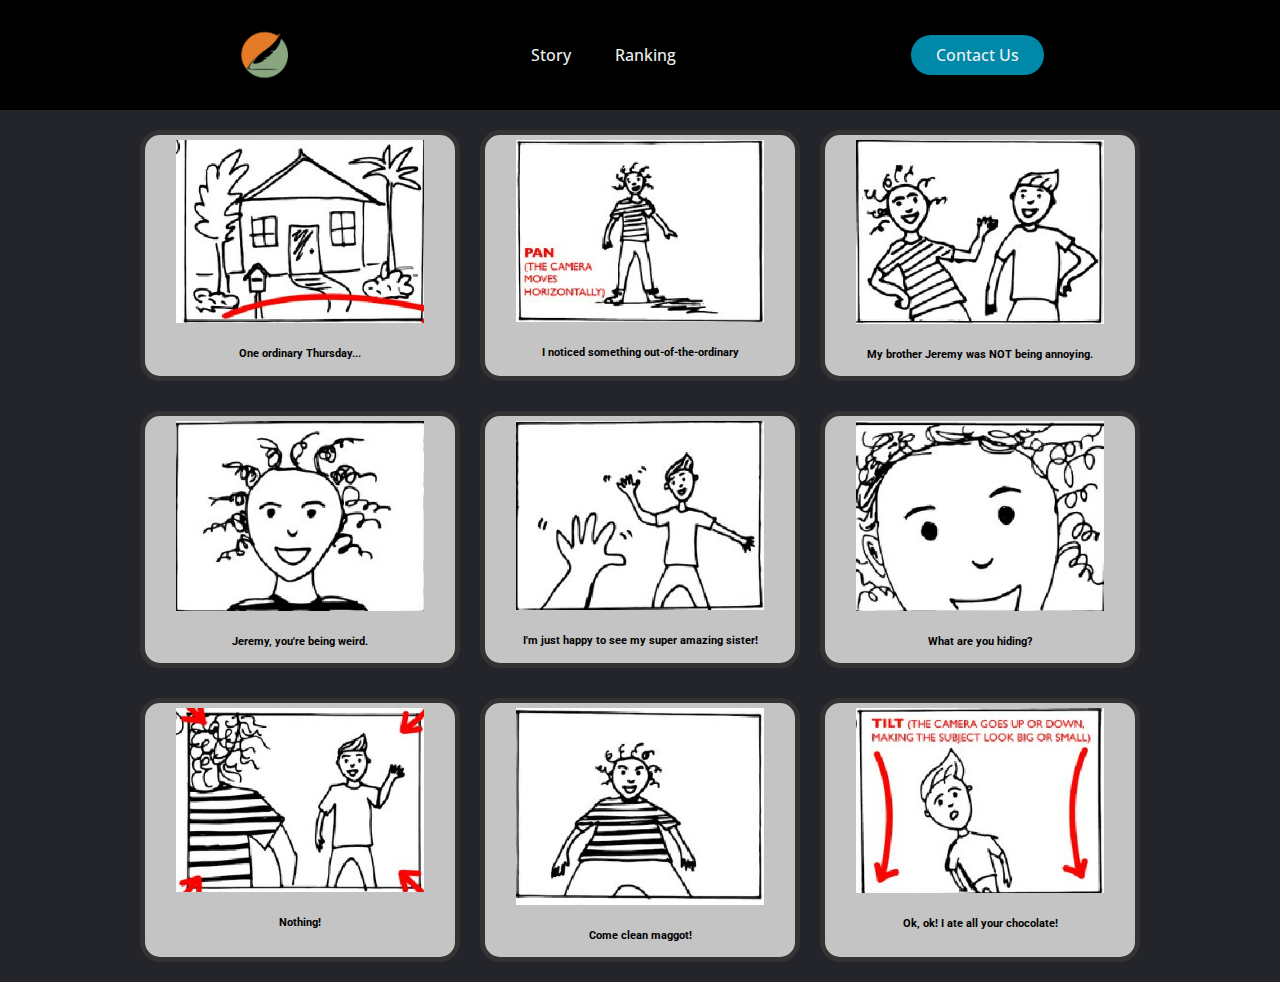
<file: index.html>
<!DOCTYPE html>
<html lang="en">

<head>
  <meta charset="UTF-8">
  <meta name="viewport" content="width=device-width, initial-scale=1.0">
  <title>Storyboard</title>
  <link rel="stylesheet" href="style.css">
  <link rel="preconnect" href="https://fonts.googleapis.com">
  <link rel="preconnect" href="https://fonts.gstatic.com" crossorigin>
  <link href="https://fonts.googleapis.com/css2?family=Roboto&display=swap" rel="stylesheet">
  <link rel="stylesheet" href="nav.css">
  <link rel="icon" href="./assets/feather-ilustration-logo-template-design-free-vector-removebg-preview.png" type="png" title="icon">
</head>

<body>

  <header>
    <img class="img" src="./assets/feather-ilustration-logo-template-design-free-vector-removebg-preview.png" alt="logo"
      height="50px" width="60px">
    <nav>
      <ul class="nav__links">
        <li><a href="./index.html">Story</a></li>
        <li><a href="./page_2.html">Ranking</a></li>
      </ul>
    </nav>
    <a class="cta" href="./contact-us.html"><button>Contact Us</button></a>
  </header>

  <!-- Navbar goes here  -->

  <!-- ROW 1 -->
  <section class="card-row">
    <section class="card">
      <img src="./assets/1.png" alt="A picture of a house with trees.">
      <p>One ordinary Thursday...</p>
    </section>
    <section class="card">
      <img src="./assets/2.png" alt="A picture of a girl standing.">
      <p>I noticed something out-of-the-ordinary</p>
    </section>
    <section class="card">
      <img src="./assets/3.png" alt="A picture of the girl and her brother Jeremy.">
      <p>My brother Jeremy was NOT being annoying.</p>
    </section>
  </section>

  <!-- ROW 2 -->
  <section class="card-row">
    <section class="card">
      <img src="./assets/4.png" alt="A close-up picture of the girls face">
      <p>Jeremy, you're being weird.</p>
    </section>
    <section class="card">
      <img src="./assets/5.png" alt="a picture of the siblings waving to eacother">
      <p>I'm just happy to see my super amazing sister!</p>
    </section>
    <section class="card">
      <img src="./assets/6.png" alt="a close-up picture of the girls face">
      <p>What are you hiding?</p>
    </section>
  </section>

  <!-- ROW 3 -->
  <section class="card-row">
    <section class="card">
      <img src="./assets/7.png" alt="a picture of Jeremy talking to his sister">
      <p>Nothing!</p>
    </section>
    <section class="card">
      <img src="./assets/8.png" alt="a picture of the girl looking angry">
      <p>Come clean maggot!</p>
    </section>
    <section class="card">
      <img src="./assets/9.png" alt="a picture of Jeremy scared">
      <p>Ok, ok! I ate all your chocolate!</p>
    </section>
  </section>

</body>

</html>
</file>
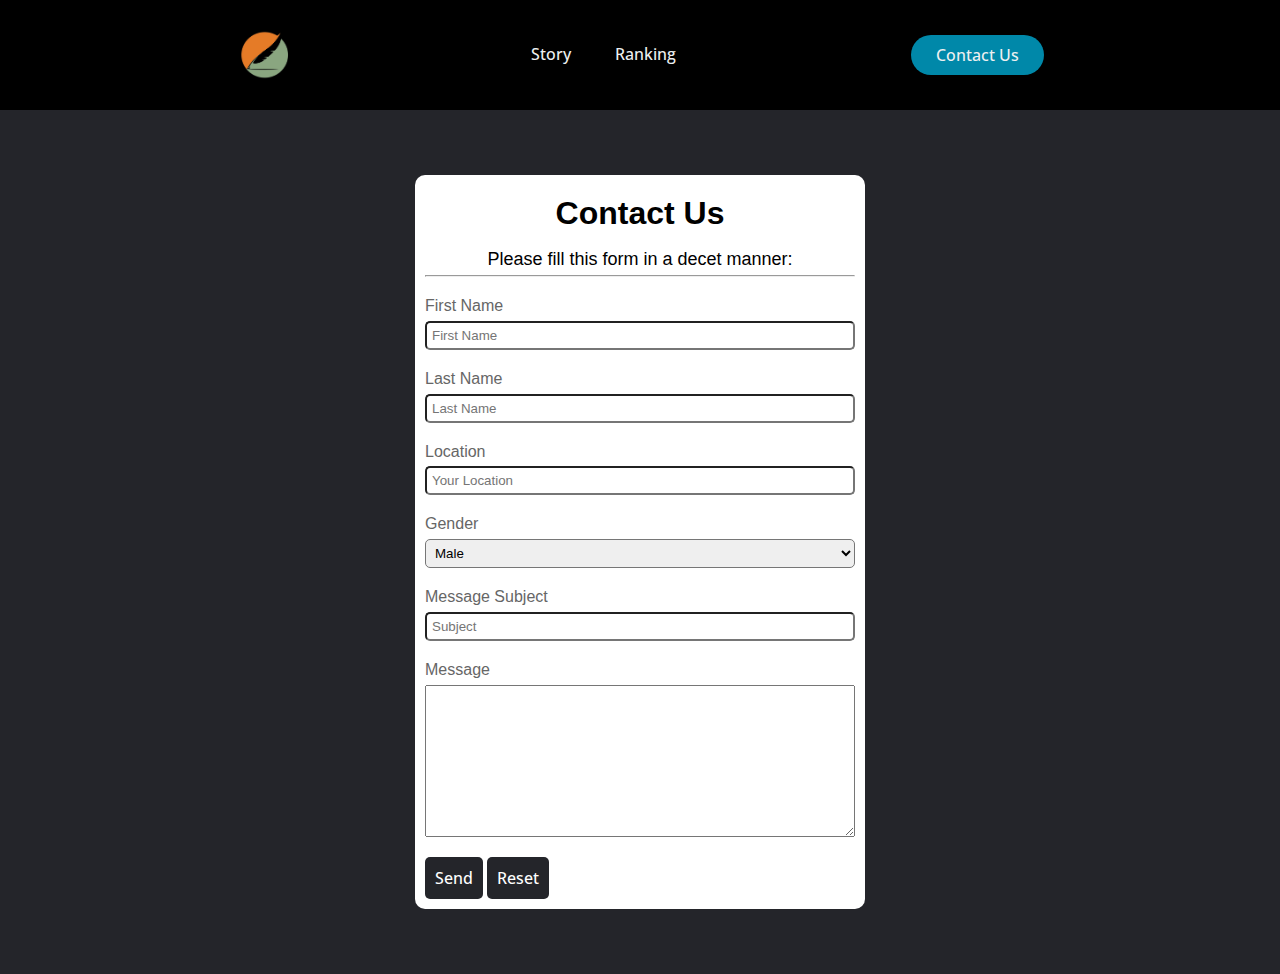
<file: contact-us.html>
<html lang="en">

<head>
  <meta charset="UTF-8">
  <meta http-equiv="X-UA-Compatible" content="IE=edge">
  <meta name="viewport" content="width=device-width, initial-scale=1.0">
  <link rel="stylesheet" href="styles.css">
  <title>Document</title>
  <link rel="stylesheet" href="nav.css">
  <link rel="icon" href="./assets/feather-ilustration-logo-template-design-free-vector-removebg-preview.png" type="png" title="icon">
</head>

<body>
  <header>
    <img class="img" src="./assets/feather-ilustration-logo-template-design-free-vector-removebg-preview.png" alt="logo"
      height="50px" width="60px">
    <nav>
      <ul class="nav__links">
        <li><a href="./index.html">Story</a></li>
        <li><a href="./page_2.html">Ranking</a></li>
      </ul>
    </nav>
    <a class="cta" href="./contact-us.html"><button>Contact Us</button></a>
  </header>
  <section id="container">
    <div class="form-wrap">
      <h1>Contact Us</h1>
      <p>Please fill this form in a decet manner:</p>
      <hr>
      <form>
        <div class="form-group">
          <label for="first-name">First Name</label>
          <input type="text" name="firstName" id="first-name" placeholder="First Name">
        </div>
        <div class="form-group">
          <label for="last-name">Last Name</label>
          <input type="text" name="lastName" id="last-name" placeholder="Last Name">
        </div>
        <div class="form-group">
          <label for="location">Location</label>
          <input type="text" name="location" id="location" placeholder="Your Location">
        </div>
        <div class="form-group">
          <label for="gender">Gender</label>
          <select name="gender" id="gender">
            <option value="male">Male</option>
            <option value="female">Female</option>
          </select>
        </div>
        <div class="form-group">
          <label for="message">Message Subject</label>
          <input type="text" name="messageSubject" id="message-subject" placeholder="Subject">
        </div>
        <div class="form-group">
          <label for="message">Message</label>
          <textarea name="message" id="message" cols="20" rows="10"></textarea>
        </div>
        <button type="submit" class="btn">Send</button>
        <button type="reset" class="btn">Reset</button>
      </form>
    </div>
  </section>
  <!-- <P>hello</P> -->
</body>

</html>
</file>
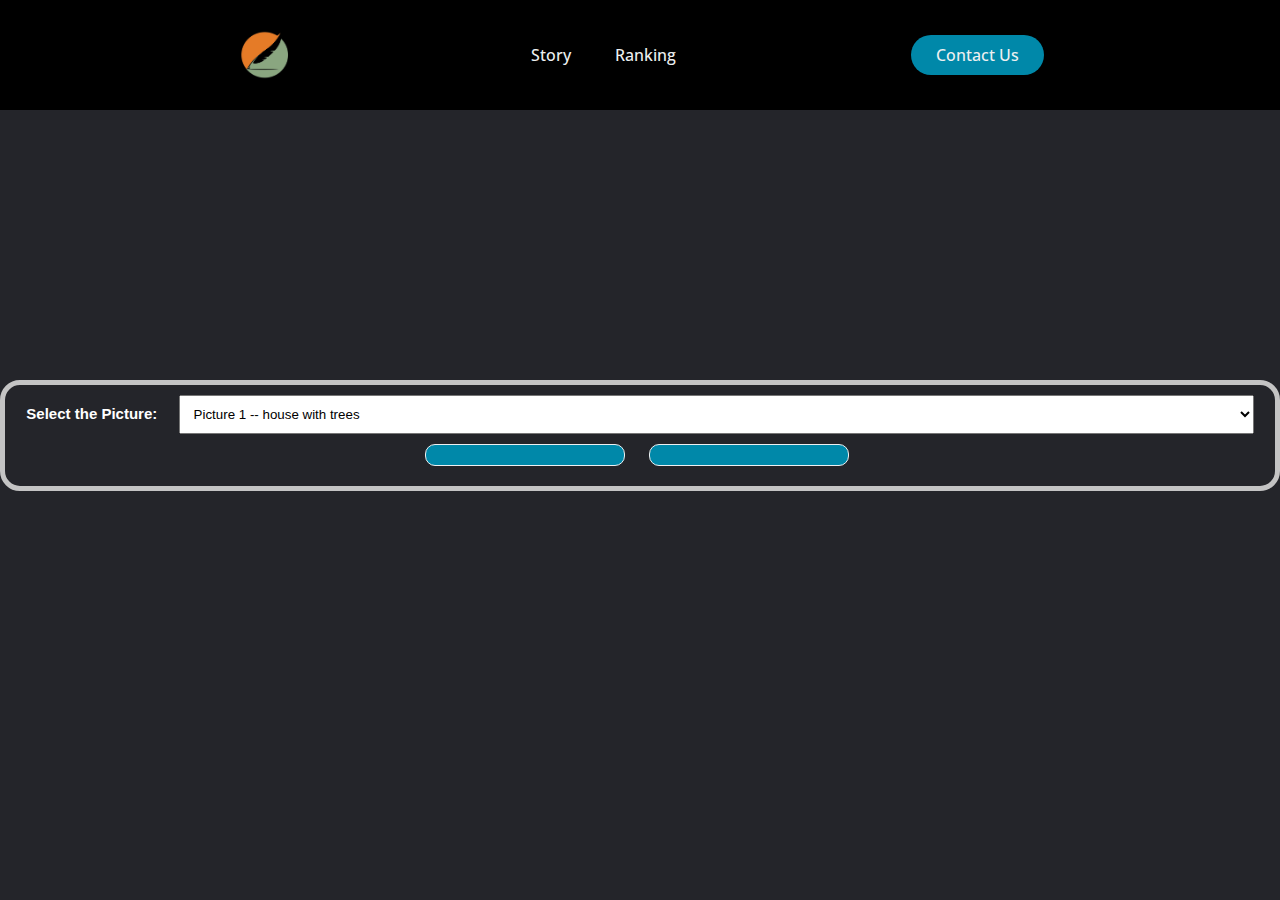
<file: page_2.html>
<!DOCTYPE html>
<html lang="en">

<head>
    <meta charset="UTF-8">
    <meta name="viewport" content="width=device-width, initial-scale=1.0">
    <link rel="stylesheet" href="https://cdnjs.cloudflare.com/ajax/libs/font-awesome/6.4.2/css/all.min.css"
        integrity="sha512-z3gLpd7yknf1YoNbCzqRKc4qyor8gaKU1qmn+CShxbuBusANI9QpRohGBreCFkKxLhei6S9CQXFEbbKuqLg0DA=="
        crossorigin="anonymous" referrerpolicy="no-referrer" />
    <link rel="stylesheet" href="page_2_design.css">
    <title>Ranking</title>
    <link rel="stylesheet" href="nav.css">
    <link rel="icon" href="./assets/feather-ilustration-logo-template-design-free-vector-removebg-preview.png"
        type="png" title="icon">
</head>

<body>
    <header>
        <img class="img" src="./assets/feather-ilustration-logo-template-design-free-vector-removebg-preview.png"
            alt="logo" height="50px" width="60px">
        <nav>
            <ul class="nav__links">
                <li><a href="./index.html">Story</a></li>
                <li><a href="./page_2.html">Ranking</a></li>
            </ul>
        </nav>
        <a class="cta" href="./contact-us.html"><button>Contact Us</button></a>
    </header>
    <section class="container">
        <section class="drop_down">
            <label for="drop_down">Select the Picture:</label>
            <select name="drop_down" id="ss">
                <option value="fist">Picture 1 -- house with trees</option>
                <option value="second"> Picture 2 -- A girl standing</option>
                <option value="third">Picture 3 -- A girl and her brother jeremy</option>
                <option value="fourth">Picture 4 -- A girl talking</option>
                <option value="five">Picture 5 -- They are waving hands to each other</option>
                <option value="six">Picture 6 -- close up picture of the girl talking</option>
                <option value="seven">Picture 7 -- jeremy talking to his sister</option>
                <option value="eight">Picture 8 -- girl angry</option>
                <option value="nine">Picture 9 -- scared boy </option>
            </select>
        </section>
        <section class="like_dislike">
            <div class="icon">
                <button id="btn1"><i class="fa-regular fa-thumbs-up"></i></button>
                <button id="btn2"><i class="fa-regular fa-thumbs-down"></i></button>
            </div>
        </section>
    </section>
</body>

</html>
</file>
<file: style.css>
*{
  box-sizing: border-box;
}

body{
  font-family: 'Roboto', sans-serif;
  margin: 0;
  background-color: #24252a;
}

.card{
  border: 5px #333 solid;
  background-color: rgb(196, 196, 196);

  width: 25%;

  border-radius: 20px;

  text-align: center;

  float: left;

  margin: 10px;
}

.card img{
  margin: 5px;
  width: 80%;
}

.card p{
  margin: 15px;
  font-weight: bold;

  font-size: 0.7em;
}

.card-row{
  width: 100%;

  display: flex;
  justify-content: center;
  
  margin: 10px auto;
  padding: 0px;

  overflow: auto;
}
</file>
<file: nav.css>
@import url('https://fonts.googleapis.com/css2?family=Josefin+Sans&family=Open+Sans:wght@300&display=swap');

* {
    box-sizing: border-box;
    margin:auto;
    padding: 0;
   
}

li, a, button {
    font-family: 'Josefin Sans', sans-serif;
    font-family: 'Open Sans', sans-serif;
    font-weight: 500;
    font-size: 16px;
    color: #edf0f1;
    text-decoration: none;
}

header {
    display: flex;
    justify-content: space-between;
    align-items: center;
    padding: 30px 10%;
    background-color: black;
}


.logo {
    cursor: pointer;
    
}


.nav__links {
    list-style: none;
}


.nav__links li {
    display: inline-block;
    padding: 0px 20px;
}


.nav__links li a {
    transition: all 0.3s ease 0s;
}

.nav__links li a:hover {
    color: #0088a9;
}


button {
    padding: 9px 25px;
    background-color: rgba(0,136,169,1);
    border: none;
    border-radius: 50px;
    cursor: pointer;
    transition: all 0.3s ease 0s;
}

button:hover {
    background-color: rgba(0,136,169,0.8);
}
</file>
<file: styles.css>
* {
  margin: 0;
  padding: 0;
  box-sizing: border-box;
}

body {
  font-family: Arial, Helvetica, sans-serif;
  line-height: 1.8;
  background-color: #24252a;
}

a {
  text-decoration: none;
}

#container {
  max-width: 500px;
  margin: 40px auto;
  padding: 20px;
}

.form-wrap {
  background-color: #fff;
  padding: 10px;
  margin: 5px;
  border-radius: 10px;
}

.form-wrap h1,
.form-wrap p {
  text-align: center;
}

.form-wrap .form-group {
  margin-top: 15px;
}

.form-wrap  .form-group label {
  display: block;
  color: #666;
}

.form-wrap .form-group input,
select {
  width: 100%;
  padding: 5px;
  border-radius: #ddd 1px solid;
  border-radius: 5px;
}

.form-wrap button {
  border: none;
  border-radius: 5px;
  cursor: pointer;
  color: #fff;
  background-color: #24252a;
  padding: 10px;
  margin-top: 20px;
}

.form-wrap textarea {
  width: 100%;
}

.form-wrap button:hover{
  background-color: black;
}
p {
 font-size: 18px;
}
</file>
<file: page_2_design.css>
body{
    background-color: #24252a;
}
.container{
    margin: auto;
    margin-top: 30vh ;
    border: rgb(196, 196, 196) solid 5px;
    border-radius: 20px;
    padding: 10px 10px;
}
.container .icon button{
    border: 1px solid ;
    border-radius: 10px;
    padding: 10px 10px;
    width: 200px;
    margin: 10px;
    cursor: pointer;
}
.container .icon #btn1:hover{
    background-image: linear-gradient(
        to right,
        rgb(125, 190, 105),
        rgb(125, 190, 105) 50%,
        #c54949 50%
      );

}
.container .icon #btn2:hover{
    background-image: linear-gradient(
        to right,
        #c54949,
        #c54949 50%,
        rgb(125, 190, 105)50%
      );
}

.container .icon #btn1:active{
    background-image: linear-gradient(
        to right,
        rgb(125, 190, 105),
        rgb(125, 190, 105)50%,
        rgb(125, 190, 105) 50%
      );
}

.container .icon #btn2:active{
    background-image: linear-gradient(
        to right,
        #c54949,
        #c54949 50%,
        #c54949 50%
      );
}
.container .drop_down #ss{
    width :86% !important;
    padding: 10px 10px;
}
.container .drop_down{
    display: flex;
    justify-content: center;
}
.container .drop_down label{
    margin-top: 10px;
    background-color: #24252a;
    font-size: 15px;
    color: white;
    font-family: Arial, Helvetica, sans-serif;
    font-weight: bold;
    margin-right: 10px;

}
.container .drop_down .like_dislike{
    display: flex;
    justify-content: center;
}
.container .like_dislike{
    margin-left:400px;
}
</file>
